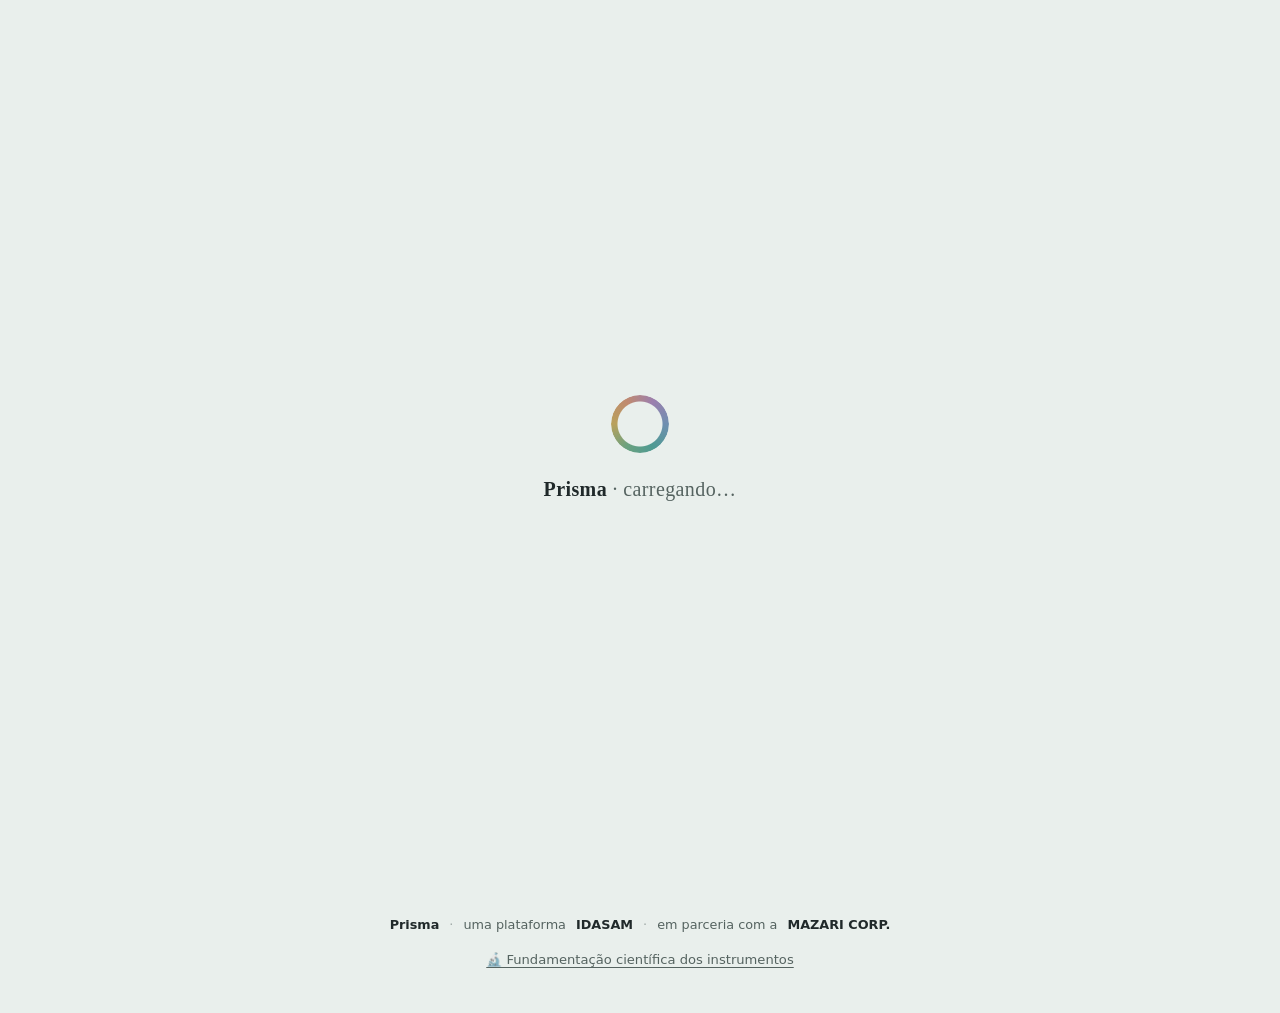
<file: index.html>
<!doctype html>
<html lang="pt-BR">
<head>
  <meta charset="utf-8">
  <meta name="viewport" content="width=device-width, initial-scale=1, viewport-fit=cover">
  <title>Prisma — Rastreio de sinais de autismo</title>
  <meta name="description" content="Prisma ajuda você a entender sinais de autismo com calma, através de perguntas com base científica. É orientação, não diagnóstico: no fim, um mapa dos sinais e o caminho para uma avaliação profissional. Uma plataforma IDASAM em parceria com a MAZARI CORP.">
  <meta name="author" content="IDASAM · MAZARI CORP.">
  <meta name="color-scheme" content="light dark">
  <meta name="theme-color" content="#e9efec" media="(prefers-color-scheme: light)">
  <meta name="theme-color" content="#0f1516" media="(prefers-color-scheme: dark)">
  <link rel="canonical" href="https://prismatea.netlify.app/">

  <!-- Open Graph / social -->
  <meta property="og:type" content="website">
  <meta property="og:site_name" content="Prisma">
  <meta property="og:locale" content="pt_BR">
  <meta property="og:url" content="https://prismatea.netlify.app/">
  <meta property="og:title" content="Prisma — Entenda possíveis sinais de autismo, sem pressa nem julgamento">
  <meta property="og:description" content="Perguntas com base científica, uma tela de cada vez. No fim, um mapa dos sinais e o caminho para uma avaliação. Orientação, não diagnóstico.">
  <meta property="og:image" content="https://prismatea.netlify.app/assets/og-image.png">
  <meta property="og:image:width" content="1200">
  <meta property="og:image:height" content="630">
  <meta property="og:image:alt" content="Prisma — rastreio de sinais de autismo. Uma plataforma IDASAM em parceria com a MAZARI CORP.">
  <meta name="twitter:card" content="summary_large_image">
  <meta name="twitter:title" content="Prisma — Entenda possíveis sinais de autismo, sem pressa nem julgamento">
  <meta name="twitter:description" content="Perguntas com base científica, uma tela de cada vez. Orientação, não diagnóstico.">
  <meta name="twitter:image" content="https://prismatea.netlify.app/assets/og-image.png">

  <link rel="icon" href="assets/favicon.svg" type="image/svg+xml">
  <link rel="apple-touch-icon" href="assets/favicon.svg">
  <link rel="manifest" href="manifest.json">
  <link rel="stylesheet" href="styles.css">
</head>
<body>
  <!-- Boot spinner -->
  <div id="boot" aria-hidden="true">
    <div class="spinner" role="progressbar" aria-label="Carregando"></div>
    <div class="boot-name"><b>Prisma</b> · <span id="bootMsg">carregando…</span></div>
  </div>

  <main id="app">
    <header class="top">
      <div class="top-row">
        <div class="brand"><span class="mark" aria-hidden="true"></span> Prisma</div>
        <button class="gear" id="gear" aria-haspopup="dialog">⚙︎ Ajustes</button>
      </div>
      <div class="spectrum" aria-hidden="true"></div>
    </header>
    <div id="stage" aria-live="polite"></div>
  </main>

  <script src="assets/vendor/pdf-lib.min.js?v=1.17.1" defer></script>
  <script src="app.js?v=20260720-pdf" defer></script>
</body>
</html>
</file>
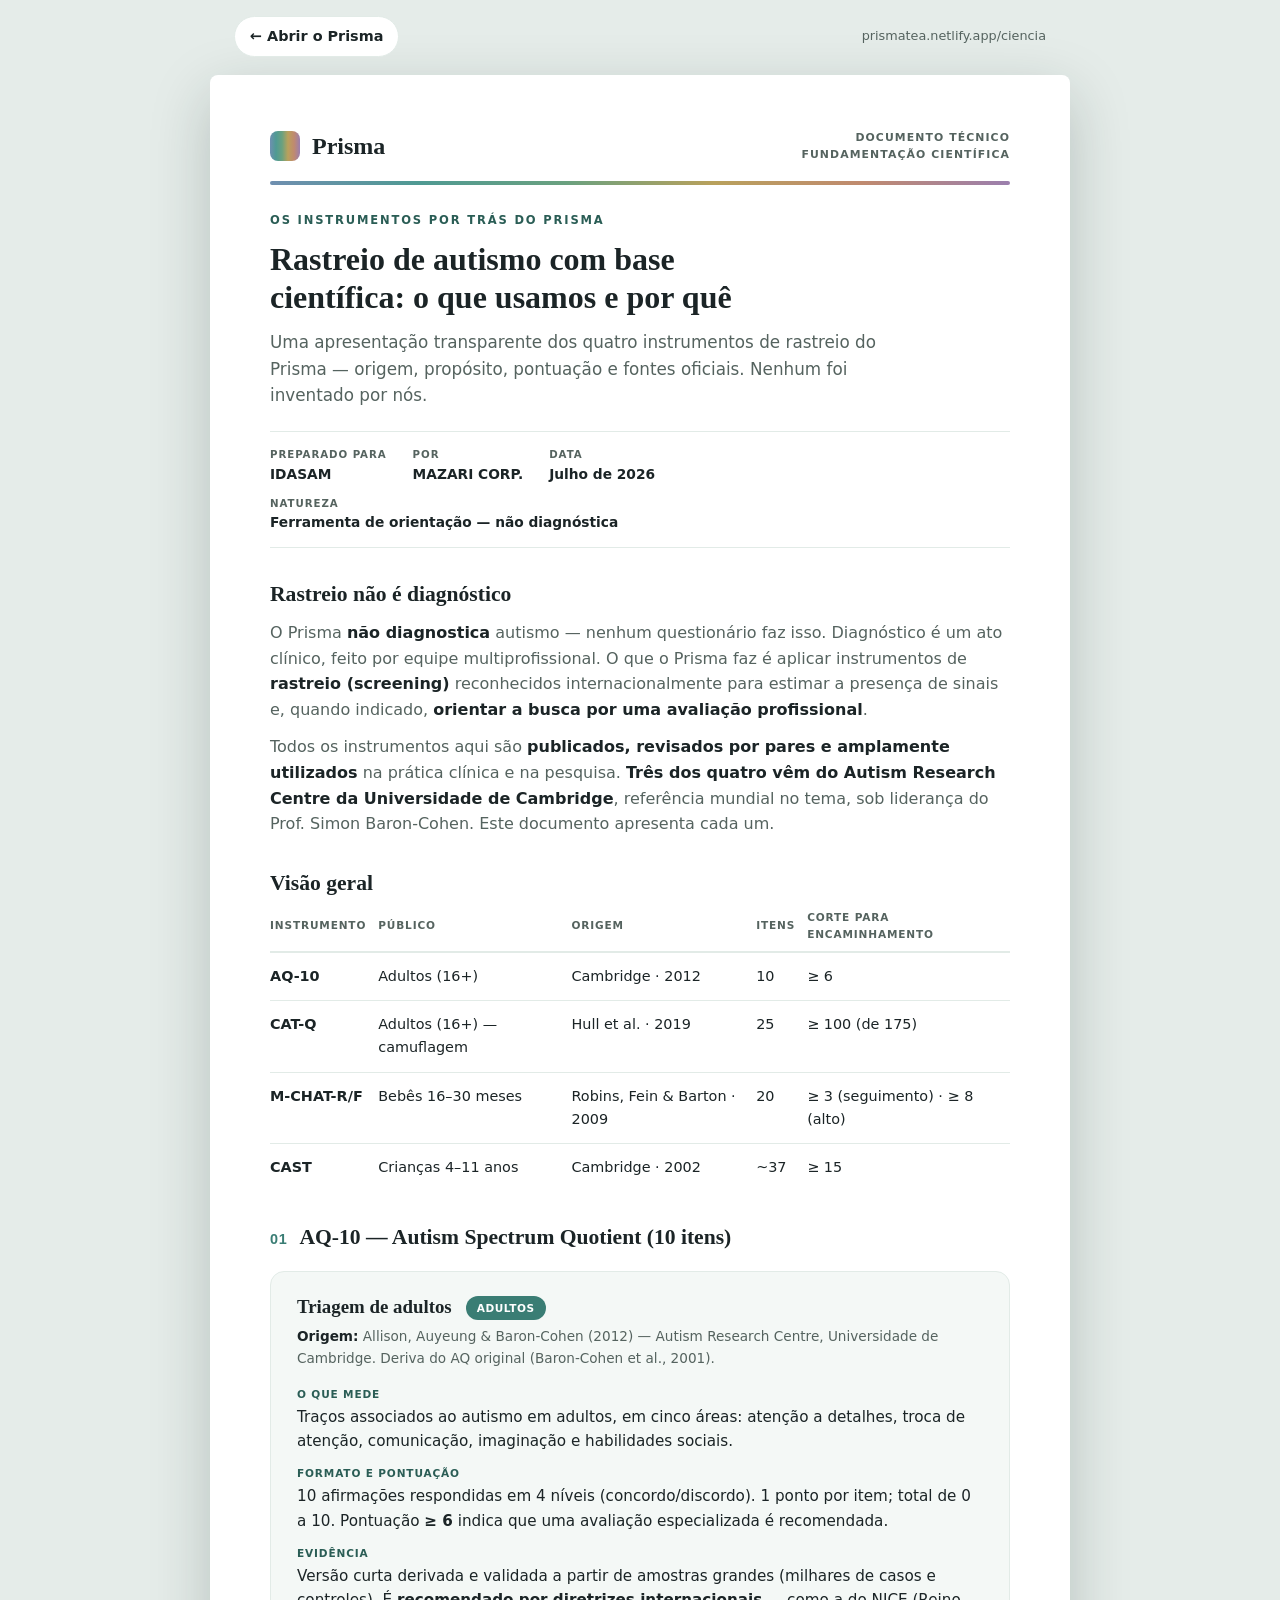
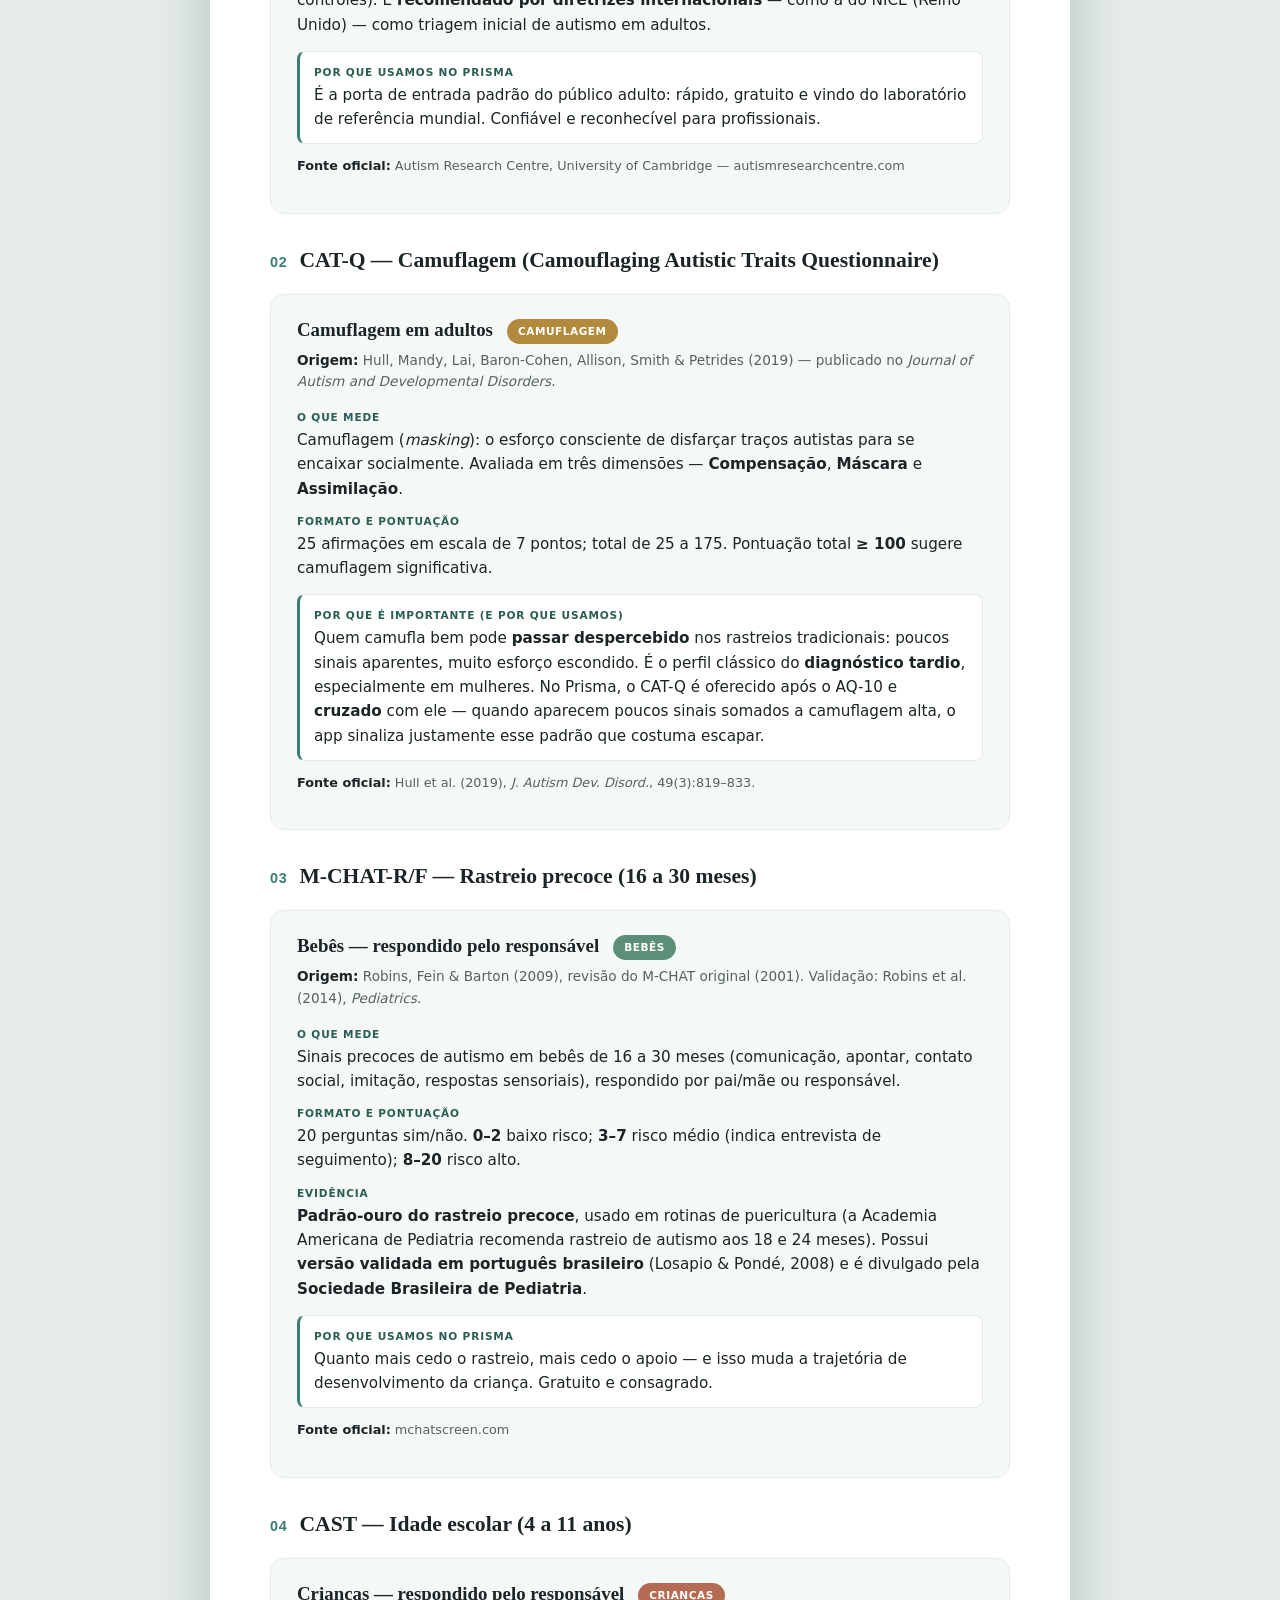
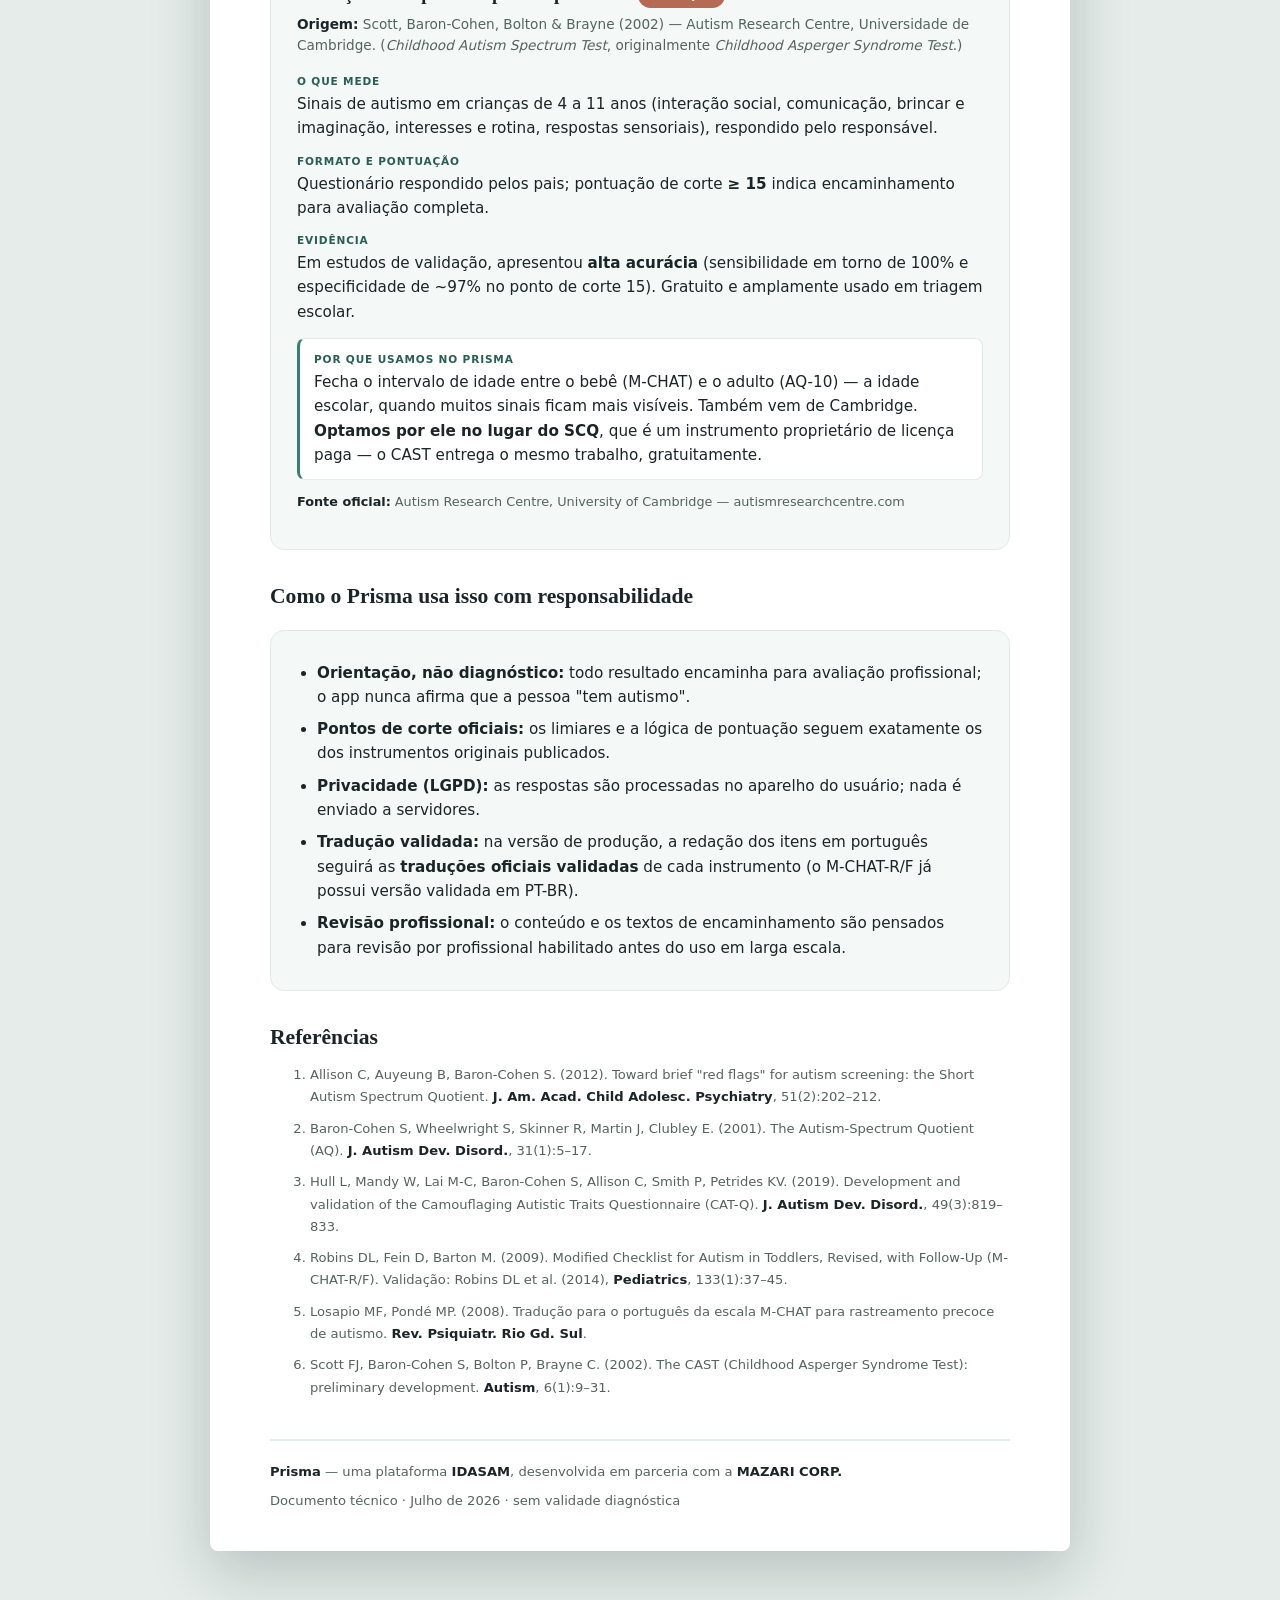
<file: ciencia.html>
<!doctype html>
<html lang="pt-BR">
<head>
  <meta charset="utf-8">
  <meta name="viewport" content="width=device-width, initial-scale=1, viewport-fit=cover">
  <title>Prisma — Fundamentação Científica dos Instrumentos</title>
  <meta name="description" content="Os quatro instrumentos de rastreio do Prisma (AQ-10, CAT-Q, M-CHAT-R/F, CAST): origem, propósito, pontuação e fontes oficiais. Nada foi inventado — três dos quatro vêm da Universidade de Cambridge.">
  <meta name="color-scheme" content="light dark">
  <meta name="theme-color" content="#e5ece9" media="(prefers-color-scheme: light)">
  <meta name="theme-color" content="#0f1516" media="(prefers-color-scheme: dark)">
  <link rel="canonical" href="https://prismatea.netlify.app/ciencia">

  <meta property="og:type" content="article">
  <meta property="og:site_name" content="Prisma">
  <meta property="og:locale" content="pt_BR">
  <meta property="og:url" content="https://prismatea.netlify.app/ciencia">
  <meta property="og:title" content="Os instrumentos por trás do Prisma — base científica">
  <meta property="og:description" content="AQ-10, CAT-Q, M-CHAT-R/F e CAST: validados, com fontes oficiais. Três dos quatro da Universidade de Cambridge.">
  <meta property="og:image" content="https://prismatea.netlify.app/assets/og-ciencia.png">
  <meta property="og:image:width" content="1200">
  <meta property="og:image:height" content="630">
  <meta property="og:image:alt" content="Prisma — Fundamentação científica dos instrumentos: AQ-10, CAT-Q, M-CHAT-R/F, CAST.">
  <meta name="twitter:card" content="summary_large_image">
  <meta name="twitter:title" content="Os instrumentos por trás do Prisma — base científica">
  <meta name="twitter:description" content="AQ-10, CAT-Q, M-CHAT-R/F e CAST: validados, com fontes oficiais. Três dos quatro de Cambridge.">
  <meta name="twitter:image" content="https://prismatea.netlify.app/assets/og-ciencia.png">

  <link rel="icon" href="assets/favicon.svg" type="image/svg+xml">
  <style>
    :root{
      --paper:#ffffff; --ink:#1b2426; --ink-soft:#55635f; --line:#e2ebe7;
      --petrol:#3a7d74; --petrol-ink:#2a5d55; --soft:#f4f8f6;
      --calm:#5c8f77; --mid:#b3893c; --high:#b56a54; --desk:#e5ece9;
      --spectrum:linear-gradient(90deg,#6f8fb0,#4f9a93,#6aa17f,#b9a15c,#c08a6f,#9b7fae);
    }
    @media (prefers-color-scheme: dark){ :root{ --desk:#0f1516; } }
    :root[data-theme="dark"]{ --desk:#0f1516; }
    :root[data-theme="light"]{ --desk:#e5ece9; }

    *{box-sizing:border-box}
    html,body{margin:0}
    body{background:var(--desk);
      font-family:"Segoe UI",system-ui,-apple-system,"Helvetica Neue",Arial,sans-serif;
      color:var(--ink); line-height:1.6; -webkit-font-smoothing:antialiased}
    a{color:var(--petrol-ink)}
    :focus-visible{outline:3px solid var(--petrol-ink); outline-offset:2px; border-radius:6px}

    .nav{max-width:860px; margin:0 auto; padding:16px clamp(16px,4vw,24px) 0; display:flex; align-items:center; justify-content:space-between; gap:12px}
    .nav a.back{display:inline-flex; align-items:center; gap:8px; text-decoration:none; font-weight:600; font-size:.9rem;
      background:var(--paper); border:1px solid var(--line); border-radius:999px; padding:8px 15px; color:var(--ink)}
    .nav a.back:hover{border-color:var(--petrol)}
    .nav .url{font-size:.8rem; color:var(--ink-soft)}

    h1,h2,h3{font-family:Georgia,"Iowan Old Style","Palatino Linotype",serif; font-weight:600; line-height:1.2; margin:0; text-wrap:balance; color:var(--ink)}
    .sheet{background:var(--paper); max-width:860px; margin:18px auto 60px; border-radius:8px;
      box-shadow:0 20px 60px rgba(20,40,35,.22); padding:52px clamp(24px,6vw,60px) 40px; overflow:hidden}

    .brand{display:flex; align-items:center; gap:12px}
    .mark{width:30px; height:30px; border-radius:8px; background:var(--spectrum)}
    .brand .nm{font-family:Georgia,serif; font-size:1.5rem; font-weight:600}
    .brand .tg{margin-left:auto; text-align:right; font-size:.68rem; letter-spacing:.1em; text-transform:uppercase; color:var(--ink-soft); font-weight:700}
    .rule{height:4px; border-radius:4px; margin:16px 0 26px; background:var(--spectrum)}
    .eyebrow{font-size:.72rem; letter-spacing:.16em; text-transform:uppercase; color:var(--petrol-ink); font-weight:800; margin-bottom:10px}
    h1{font-size:clamp(1.7rem,1.3rem+1.8vw,2.4rem); margin-bottom:12px}
    .sub{color:var(--ink-soft); font-size:1.05rem; max-width:60ch}
    .docmeta{display:flex; flex-wrap:wrap; gap:10px 26px; margin:22px 0 30px; padding:14px 0; border-top:1px solid var(--line); border-bottom:1px solid var(--line)}
    .docmeta div{font-size:.86rem}
    .docmeta .k{font-size:.64rem; letter-spacing:.09em; text-transform:uppercase; color:var(--ink-soft); font-weight:700}
    .docmeta .v{color:var(--ink); font-weight:600}

    section{margin-top:34px}
    h2{font-size:1.35rem; margin-bottom:12px; display:flex; align-items:baseline; gap:12px}
    h2 .num{font-size:.9rem; color:var(--petrol); font-weight:700; font-family:"Segoe UI",sans-serif; letter-spacing:.05em}
    p{margin:0 0 12px}
    .lead{color:var(--ink-soft)}
    strong{color:var(--ink)}

    .tbl-wrap{overflow-x:auto; margin-top:8px}
    table{width:100%; border-collapse:collapse; font-size:.9rem; min-width:560px}
    thead th{text-align:left; font-size:.66rem; letter-spacing:.08em; text-transform:uppercase; color:var(--ink-soft); font-weight:700; padding:0 12px 9px 0; border-bottom:2px solid var(--line)}
    tbody td{padding:12px 12px 12px 0; border-bottom:1px solid var(--line); vertical-align:top}
    tbody td:first-child{font-weight:600}
    tbody tr:last-child td{border-bottom:none}

    .instr{border:1px solid var(--line); border-radius:14px; padding:24px 26px; margin-top:20px; background:var(--soft); break-inside:avoid; page-break-inside:avoid}
    .instr-head{display:flex; align-items:flex-start; gap:14px; flex-wrap:wrap; margin-bottom:6px}
    .instr-head h3{font-size:1.18rem}
    .instr-head .chip{font-size:.66rem; font-weight:700; letter-spacing:.05em; text-transform:uppercase; color:#fff; border-radius:999px; padding:4px 11px; white-space:nowrap}
    .origin{font-size:.85rem; color:var(--ink-soft); margin:2px 0 16px}
    .origin b{color:var(--ink)}
    .field{margin:0 0 12px}
    .field .lbl{font-size:.66rem; letter-spacing:.08em; text-transform:uppercase; color:var(--petrol-ink); font-weight:800; margin-bottom:2px}
    .field p{margin:0; font-size:.95rem}
    .field.why{background:#fff; border:1px solid var(--line); border-left:3px solid var(--petrol); border-radius:8px; padding:12px 14px; margin-top:14px}
    .src{font-size:.8rem; color:var(--ink-soft); margin-top:12px}
    .src b{color:var(--ink)}

    .gov{background:var(--soft); border:1px solid var(--line); border-radius:14px; padding:22px 26px; margin-top:20px}
    .gov ul{margin:8px 0 0; padding-left:20px}
    .gov li{margin-bottom:8px; font-size:.95rem}

    .refs{font-size:.82rem; color:var(--ink-soft); line-height:1.7}
    .refs li{margin-bottom:9px}
    .refs b{color:var(--ink)}

    .foot{margin-top:40px; padding-top:20px; border-top:2px solid var(--line); display:flex; flex-wrap:wrap; gap:8px 18px; justify-content:space-between; align-items:baseline; font-size:.82rem; color:var(--ink-soft)}
    .foot .credit b{color:var(--ink)}

    @media print{
      body{background:#fff}
      .nav{display:none}
      .sheet{box-shadow:none; border-radius:0; max-width:none; padding:0; margin:0}
      .instr,.gov{background:#fff}
    }
  </style>
</head>
<body>

  <nav class="nav">
    <a class="back" href="index.html">← Abrir o Prisma</a>
    <span class="url">prismatea.netlify.app/ciencia</span>
  </nav>

  <div class="sheet">

    <div class="brand">
      <span class="mark" aria-hidden="true"></span>
      <span class="nm">Prisma</span>
      <span class="tg">Documento técnico<br>Fundamentação científica</span>
    </div>
    <div class="rule" aria-hidden="true"></div>

    <p class="eyebrow">Os instrumentos por trás do Prisma</p>
    <h1>Rastreio de autismo com base científica: o que usamos e por quê</h1>
    <p class="sub">Uma apresentação transparente dos quatro instrumentos de rastreio do Prisma — origem, propósito, pontuação e fontes oficiais. Nenhum foi inventado por nós.</p>

    <div class="docmeta">
      <div><div class="k">Preparado para</div><div class="v">IDASAM</div></div>
      <div><div class="k">Por</div><div class="v">MAZARI CORP.</div></div>
      <div><div class="k">Data</div><div class="v">Julho de 2026</div></div>
      <div><div class="k">Natureza</div><div class="v">Ferramenta de orientação — não diagnóstica</div></div>
    </div>

    <section>
      <h2>Rastreio não é diagnóstico</h2>
      <p class="lead">O Prisma <strong>não diagnostica</strong> autismo — nenhum questionário faz isso. Diagnóstico é um ato clínico, feito por equipe multiprofissional. O que o Prisma faz é aplicar instrumentos de <strong>rastreio (screening)</strong> reconhecidos internacionalmente para estimar a presença de sinais e, quando indicado, <strong>orientar a busca por uma avaliação profissional</strong>.</p>
      <p class="lead">Todos os instrumentos aqui são <strong>publicados, revisados por pares e amplamente utilizados</strong> na prática clínica e na pesquisa. <strong>Três dos quatro vêm do Autism Research Centre da Universidade de Cambridge</strong>, referência mundial no tema, sob liderança do Prof. Simon Baron-Cohen. Este documento apresenta cada um.</p>
    </section>

    <section>
      <h2>Visão geral</h2>
      <div class="tbl-wrap">
        <table>
          <thead><tr><th>Instrumento</th><th>Público</th><th>Origem</th><th>Itens</th><th>Corte para encaminhamento</th></tr></thead>
          <tbody>
            <tr><td>AQ-10</td><td>Adultos (16+)</td><td>Cambridge · 2012</td><td>10</td><td>≥ 6</td></tr>
            <tr><td>CAT-Q</td><td>Adultos (16+) — camuflagem</td><td>Hull et al. · 2019</td><td>25</td><td>≥ 100 (de 175)</td></tr>
            <tr><td>M-CHAT-R/F</td><td>Bebês 16–30 meses</td><td>Robins, Fein &amp; Barton · 2009</td><td>20</td><td>≥ 3 (seguimento) · ≥ 8 (alto)</td></tr>
            <tr><td>CAST</td><td>Crianças 4–11 anos</td><td>Cambridge · 2002</td><td>~37</td><td>≥ 15</td></tr>
          </tbody>
        </table>
      </div>
    </section>

    <section>
      <h2><span class="num">01</span> AQ-10 — Autism Spectrum Quotient (10 itens)</h2>
      <div class="instr">
        <div class="instr-head"><h3>Triagem de adultos</h3><span class="chip" style="background:var(--petrol)">Adultos</span></div>
        <p class="origin"><b>Origem:</b> Allison, Auyeung &amp; Baron-Cohen (2012) — Autism Research Centre, Universidade de Cambridge. Deriva do AQ original (Baron-Cohen et al., 2001).</p>
        <div class="field"><div class="lbl">O que mede</div><p>Traços associados ao autismo em adultos, em cinco áreas: atenção a detalhes, troca de atenção, comunicação, imaginação e habilidades sociais.</p></div>
        <div class="field"><div class="lbl">Formato e pontuação</div><p>10 afirmações respondidas em 4 níveis (concordo/discordo). 1 ponto por item; total de 0 a 10. Pontuação <strong>≥ 6</strong> indica que uma avaliação especializada é recomendada.</p></div>
        <div class="field"><div class="lbl">Evidência</div><p>Versão curta derivada e validada a partir de amostras grandes (milhares de casos e controles). É <strong>recomendado por diretrizes internacionais</strong> — como a do NICE (Reino Unido) — como triagem inicial de autismo em adultos.</p></div>
        <div class="field why"><div class="lbl">Por que usamos no Prisma</div><p>É a porta de entrada padrão do público adulto: rápido, gratuito e vindo do laboratório de referência mundial. Confiável e reconhecível para profissionais.</p></div>
        <p class="src"><b>Fonte oficial:</b> Autism Research Centre, University of Cambridge — autismresearchcentre.com</p>
      </div>
    </section>

    <section>
      <h2><span class="num">02</span> CAT-Q — Camuflagem (Camouflaging Autistic Traits Questionnaire)</h2>
      <div class="instr">
        <div class="instr-head"><h3>Camuflagem em adultos</h3><span class="chip" style="background:var(--mid)">Camuflagem</span></div>
        <p class="origin"><b>Origem:</b> Hull, Mandy, Lai, Baron-Cohen, Allison, Smith &amp; Petrides (2019) — publicado no <i>Journal of Autism and Developmental Disorders</i>.</p>
        <div class="field"><div class="lbl">O que mede</div><p>Camuflagem (<i>masking</i>): o esforço consciente de disfarçar traços autistas para se encaixar socialmente. Avaliada em três dimensões — <strong>Compensação</strong>, <strong>Máscara</strong> e <strong>Assimilação</strong>.</p></div>
        <div class="field"><div class="lbl">Formato e pontuação</div><p>25 afirmações em escala de 7 pontos; total de 25 a 175. Pontuação total <strong>≥ 100</strong> sugere camuflagem significativa.</p></div>
        <div class="field why"><div class="lbl">Por que é importante (e por que usamos)</div><p>Quem camufla bem pode <strong>passar despercebido</strong> nos rastreios tradicionais: poucos sinais aparentes, muito esforço escondido. É o perfil clássico do <strong>diagnóstico tardio</strong>, especialmente em mulheres. No Prisma, o CAT-Q é oferecido após o AQ-10 e <strong>cruzado</strong> com ele — quando aparecem poucos sinais somados a camuflagem alta, o app sinaliza justamente esse padrão que costuma escapar.</p></div>
        <p class="src"><b>Fonte oficial:</b> Hull et al. (2019), <i>J. Autism Dev. Disord.</i>, 49(3):819–833.</p>
      </div>
    </section>

    <section>
      <h2><span class="num">03</span> M-CHAT-R/F — Rastreio precoce (16 a 30 meses)</h2>
      <div class="instr">
        <div class="instr-head"><h3>Bebês — respondido pelo responsável</h3><span class="chip" style="background:var(--calm)">Bebês</span></div>
        <p class="origin"><b>Origem:</b> Robins, Fein &amp; Barton (2009), revisão do M-CHAT original (2001). Validação: Robins et al. (2014), <i>Pediatrics</i>.</p>
        <div class="field"><div class="lbl">O que mede</div><p>Sinais precoces de autismo em bebês de 16 a 30 meses (comunicação, apontar, contato social, imitação, respostas sensoriais), respondido por pai/mãe ou responsável.</p></div>
        <div class="field"><div class="lbl">Formato e pontuação</div><p>20 perguntas sim/não. <strong>0–2</strong> baixo risco; <strong>3–7</strong> risco médio (indica entrevista de seguimento); <strong>8–20</strong> risco alto.</p></div>
        <div class="field"><div class="lbl">Evidência</div><p><strong>Padrão-ouro do rastreio precoce</strong>, usado em rotinas de puericultura (a Academia Americana de Pediatria recomenda rastreio de autismo aos 18 e 24 meses). Possui <strong>versão validada em português brasileiro</strong> (Losapio &amp; Pondé, 2008) e é divulgado pela <strong>Sociedade Brasileira de Pediatria</strong>.</p></div>
        <div class="field why"><div class="lbl">Por que usamos no Prisma</div><p>Quanto mais cedo o rastreio, mais cedo o apoio — e isso muda a trajetória de desenvolvimento da criança. Gratuito e consagrado.</p></div>
        <p class="src"><b>Fonte oficial:</b> mchatscreen.com</p>
      </div>
    </section>

    <section>
      <h2><span class="num">04</span> CAST — Idade escolar (4 a 11 anos)</h2>
      <div class="instr">
        <div class="instr-head"><h3>Crianças — respondido pelo responsável</h3><span class="chip" style="background:var(--high)">Crianças</span></div>
        <p class="origin"><b>Origem:</b> Scott, Baron-Cohen, Bolton &amp; Brayne (2002) — Autism Research Centre, Universidade de Cambridge. (<i>Childhood Autism Spectrum Test</i>, originalmente <i>Childhood Asperger Syndrome Test</i>.)</p>
        <div class="field"><div class="lbl">O que mede</div><p>Sinais de autismo em crianças de 4 a 11 anos (interação social, comunicação, brincar e imaginação, interesses e rotina, respostas sensoriais), respondido pelo responsável.</p></div>
        <div class="field"><div class="lbl">Formato e pontuação</div><p>Questionário respondido pelos pais; pontuação de corte <strong>≥ 15</strong> indica encaminhamento para avaliação completa.</p></div>
        <div class="field"><div class="lbl">Evidência</div><p>Em estudos de validação, apresentou <strong>alta acurácia</strong> (sensibilidade em torno de 100% e especificidade de ~97% no ponto de corte 15). Gratuito e amplamente usado em triagem escolar.</p></div>
        <div class="field why"><div class="lbl">Por que usamos no Prisma</div><p>Fecha o intervalo de idade entre o bebê (M-CHAT) e o adulto (AQ-10) — a idade escolar, quando muitos sinais ficam mais visíveis. Também vem de Cambridge. <strong>Optamos por ele no lugar do SCQ</strong>, que é um instrumento proprietário de licença paga — o CAST entrega o mesmo trabalho, gratuitamente.</p></div>
        <p class="src"><b>Fonte oficial:</b> Autism Research Centre, University of Cambridge — autismresearchcentre.com</p>
      </div>
    </section>

    <section>
      <h2>Como o Prisma usa isso com responsabilidade</h2>
      <div class="gov">
        <ul>
          <li><strong>Orientação, não diagnóstico:</strong> todo resultado encaminha para avaliação profissional; o app nunca afirma que a pessoa "tem autismo".</li>
          <li><strong>Pontos de corte oficiais:</strong> os limiares e a lógica de pontuação seguem exatamente os dos instrumentos originais publicados.</li>
          <li><strong>Privacidade (LGPD):</strong> as respostas são processadas no aparelho do usuário; nada é enviado a servidores.</li>
          <li><strong>Tradução validada:</strong> na versão de produção, a redação dos itens em português seguirá as <strong>traduções oficiais validadas</strong> de cada instrumento (o M-CHAT-R/F já possui versão validada em PT-BR).</li>
          <li><strong>Revisão profissional:</strong> o conteúdo e os textos de encaminhamento são pensados para revisão por profissional habilitado antes do uso em larga escala.</li>
        </ul>
      </div>
    </section>

    <section>
      <h2>Referências</h2>
      <ol class="refs">
        <li>Allison C, Auyeung B, Baron-Cohen S. (2012). Toward brief "red flags" for autism screening: the Short Autism Spectrum Quotient. <b>J. Am. Acad. Child Adolesc. Psychiatry</b>, 51(2):202–212.</li>
        <li>Baron-Cohen S, Wheelwright S, Skinner R, Martin J, Clubley E. (2001). The Autism-Spectrum Quotient (AQ). <b>J. Autism Dev. Disord.</b>, 31(1):5–17.</li>
        <li>Hull L, Mandy W, Lai M-C, Baron-Cohen S, Allison C, Smith P, Petrides KV. (2019). Development and validation of the Camouflaging Autistic Traits Questionnaire (CAT-Q). <b>J. Autism Dev. Disord.</b>, 49(3):819–833.</li>
        <li>Robins DL, Fein D, Barton M. (2009). Modified Checklist for Autism in Toddlers, Revised, with Follow-Up (M-CHAT-R/F). Validação: Robins DL et al. (2014), <b>Pediatrics</b>, 133(1):37–45.</li>
        <li>Losapio MF, Pondé MP. (2008). Tradução para o português da escala M-CHAT para rastreamento precoce de autismo. <b>Rev. Psiquiatr. Rio Gd. Sul</b>.</li>
        <li>Scott FJ, Baron-Cohen S, Bolton P, Brayne C. (2002). The CAST (Childhood Asperger Syndrome Test): preliminary development. <b>Autism</b>, 6(1):9–31.</li>
      </ol>
    </section>

    <div class="foot">
      <div class="credit"><b>Prisma</b> — uma plataforma <b>IDASAM</b>, desenvolvida em parceria com a <b>MAZARI CORP.</b></div>
      <div>Documento técnico · Julho de 2026 · sem validade diagnóstica</div>
    </div>

  </div>
</body>
</html>
</file>
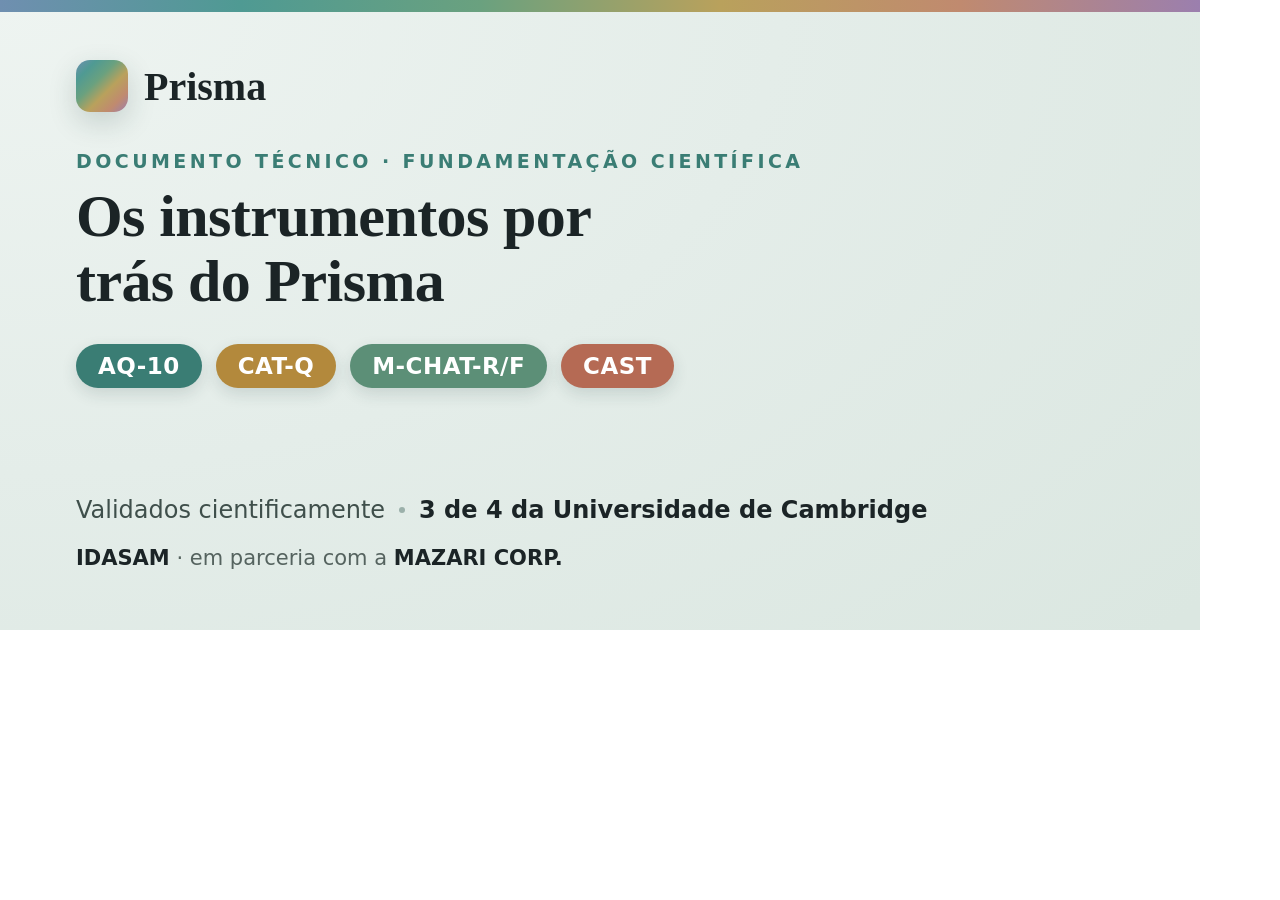
<file: og-ciencia.html>
<!doctype html>
<html lang="pt-BR">
<head>
<meta charset="utf-8">
<style>
  *{margin:0;box-sizing:border-box}
  html,body{width:1200px;height:630px;overflow:hidden}
  .card{width:1200px;height:630px;position:relative;padding:60px 76px;
    background:radial-gradient(130% 150% at 0% 0%, #eef4f1 0%, #e4ede9 50%, #dbe7e1 100%);
    font-family:"Segoe UI",system-ui,Arial,sans-serif;color:#1b2426;display:flex;flex-direction:column}
  .spectrum{position:absolute;left:0;top:0;height:12px;width:100%;
    background:linear-gradient(90deg,#6f8fb0,#4f9a93,#6aa17f,#b9a15c,#c08a6f,#9b7fae)}
  .brand{display:flex;align-items:center;gap:16px}
  .mark{width:52px;height:52px;border-radius:14px;
    background:linear-gradient(135deg,#6f8fb0,#4f9a93,#6aa17f,#b9a15c,#c08a6f,#9b7fae);
    box-shadow:0 10px 28px rgba(30,60,55,.18)}
  .brand .nm{font-family:Georgia,serif;font-size:40px;font-weight:600}
  .eyebrow{margin-top:38px;font-size:19px;letter-spacing:.18em;text-transform:uppercase;color:#3a7d74;font-weight:800}
  h1{font-family:Georgia,serif;font-size:60px;line-height:1.08;font-weight:600;letter-spacing:-.01em;margin:12px 0 0;max-width:20ch}
  .chips{display:flex;gap:14px;flex-wrap:wrap;margin-top:30px}
  .chip{font-size:23px;font-weight:700;letter-spacing:.02em;color:#fff;border-radius:999px;padding:9px 22px;
    box-shadow:0 6px 16px rgba(30,60,55,.14)}
  .cred{display:flex;align-items:center;gap:14px;margin-top:auto;font-size:24px;color:#3f4f4b}
  .cred b{color:#1b2426;font-weight:700}
  .dot{width:6px;height:6px;border-radius:50%;background:#9bb0aa}
  .foot{margin-top:22px;font-size:21px;color:#55635f}
  .foot b{color:#1b2426;font-weight:700}
</style>
</head>
<body>
  <div class="card">
    <div class="spectrum"></div>
    <div class="brand"><span class="mark"></span><span class="nm">Prisma</span></div>
    <p class="eyebrow">Documento técnico · Fundamentação científica</p>
    <h1>Os instrumentos por trás do Prisma</h1>
    <div class="chips">
      <span class="chip" style="background:#3a7d74">AQ-10</span>
      <span class="chip" style="background:#b3893c">CAT-Q</span>
      <span class="chip" style="background:#5c8f77">M-CHAT-R/F</span>
      <span class="chip" style="background:#b56a54">CAST</span>
    </div>
    <div class="cred"><span>Validados cientificamente</span><span class="dot"></span><span><b>3 de 4 da Universidade de Cambridge</b></span></div>
    <p class="foot"><b>IDASAM</b> · em parceria com a <b>MAZARI CORP.</b></p>
  </div>
</body>
</html>
</file>
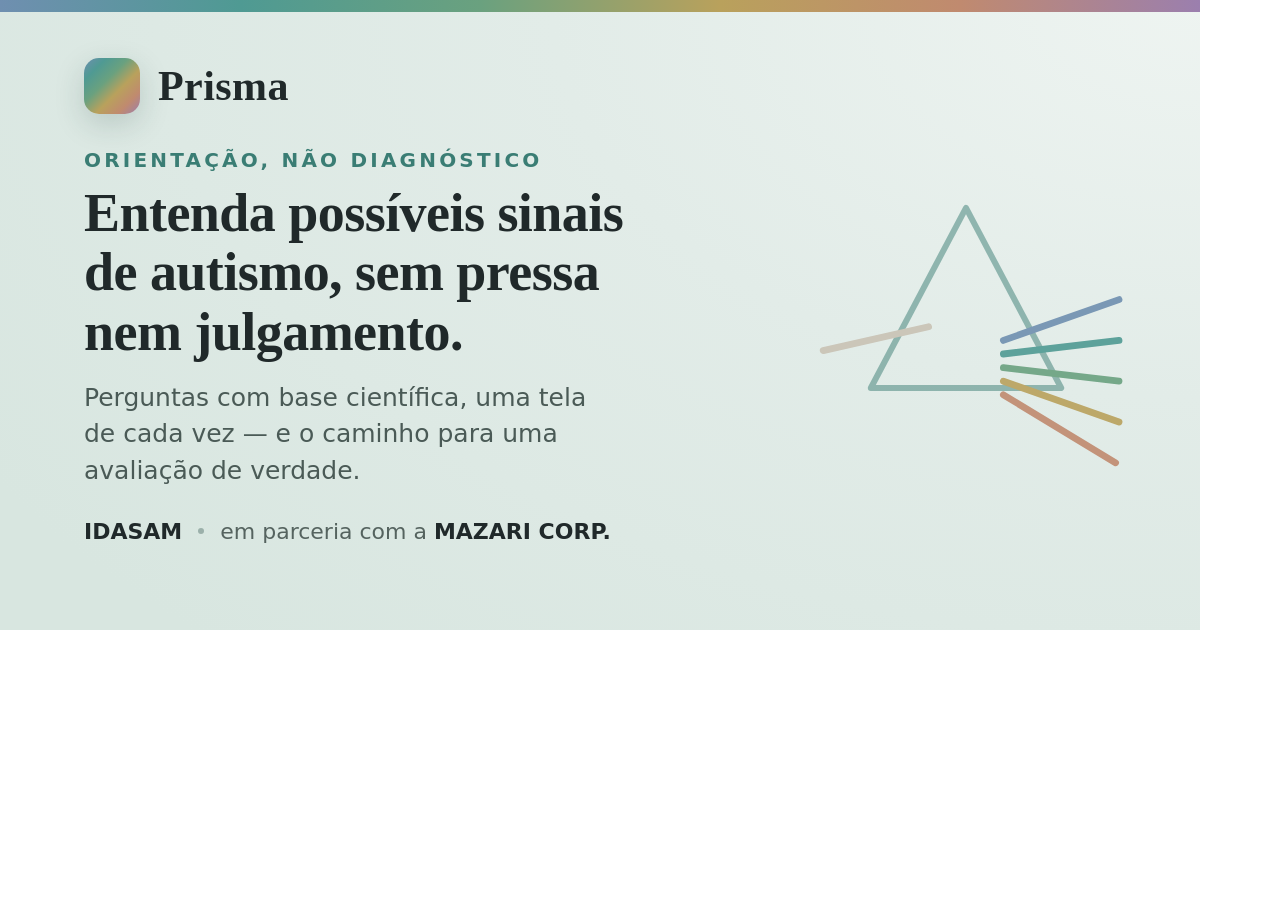
<file: og.html>
<!doctype html>
<html lang="pt-BR">
<head>
<meta charset="utf-8">
<style>
  *{margin:0;box-sizing:border-box}
  html,body{width:1200px;height:630px;overflow:hidden}
  .card{width:1200px;height:630px;position:relative;padding:58px 84px;
    background:radial-gradient(120% 140% at 100% 0%, #eef4f1 0%, #e2ece8 45%, #d8e6e0 100%);
    font-family:"Segoe UI",system-ui,Arial,sans-serif;color:#20292a;display:flex;flex-direction:column}
  .spectrum{position:absolute;left:0;top:0;height:12px;width:100%;
    background:linear-gradient(90deg,#6f8fb0,#4f9a93,#6aa17f,#b9a15c,#c08a6f,#9b7fae)}
  .brand{display:flex;align-items:center;gap:18px}
  .mark{width:56px;height:56px;border-radius:15px;
    background:linear-gradient(135deg,#6f8fb0,#4f9a93,#6aa17f,#b9a15c,#c08a6f,#9b7fae);
    box-shadow:0 10px 30px rgba(30,60,55,.18)}
  .brand .nm{font-family:Georgia,serif;font-size:42px;font-weight:600;letter-spacing:.01em}
  .eyebrow{margin-top:34px;font-size:20px;letter-spacing:.16em;text-transform:uppercase;color:#3a7d74;font-weight:800}
  h1{font-family:Georgia,serif;font-size:54px;line-height:1.1;font-weight:600;letter-spacing:-.01em;
    margin:12px 0 0;max-width:21ch}
  .sub{font-size:25px;color:#4a5a56;margin-top:18px;max-width:33ch;line-height:1.45}
  .foot{display:flex;align-items:center;gap:16px;margin-top:30px;font-size:22px;color:#55635f}
  .foot b{color:#20292a;font-weight:700}
  .dot{width:6px;height:6px;border-radius:50%;background:#9bb0aa}
  .prism{position:absolute;right:64px;top:150px;width:340px;height:340px;opacity:.9}
</style>
</head>
<body>
  <div class="card">
    <div class="spectrum"></div>
    <svg class="prism" viewBox="0 0 200 200" fill="none" aria-hidden="true">
      <path d="M100 34 L156 140 H44 Z" stroke="#3a7d74" stroke-width="3.5" stroke-linejoin="round" opacity=".55"/>
      <line x1="16" y1="118" x2="78" y2="104" stroke="#c9c2b4" stroke-width="4" stroke-linecap="round"/>
      <line x1="122" y1="112" x2="190" y2="88"  stroke="#6f8fb0" stroke-width="4" stroke-linecap="round"/>
      <line x1="122" y1="120" x2="190" y2="112" stroke="#4f9a93" stroke-width="4" stroke-linecap="round"/>
      <line x1="122" y1="128" x2="190" y2="136" stroke="#6aa17f" stroke-width="4" stroke-linecap="round"/>
      <line x1="122" y1="136" x2="190" y2="160" stroke="#b9a15c" stroke-width="4" stroke-linecap="round"/>
      <line x1="122" y1="144" x2="188" y2="184" stroke="#c08a6f" stroke-width="4" stroke-linecap="round"/>
    </svg>
    <div class="brand"><span class="mark"></span><span class="nm">Prisma</span></div>
    <p class="eyebrow">Orientação, não diagnóstico</p>
    <h1>Entenda possíveis sinais de autismo, sem pressa nem julgamento.</h1>
    <p class="sub">Perguntas com base científica, uma tela de cada vez — e o caminho para uma avaliação de verdade.</p>
    <div class="foot"><b>IDASAM</b><span class="dot"></span><span>em parceria com a <b>MAZARI CORP.</b></span></div>
  </div>
</body>
</html>
</file>
<file: styles.css>
/* ============================================================
   Prisma — folha de estilos
   Rastreio de sinais de autismo · orientação, não diagnóstico
   Uma plataforma IDASAM, em parceria com a MAZARI CORP.
   ============================================================ */

/* ===== Tokens ===== */
:root{
  --paper:#e9efec; --surface:#ffffff; --surface-2:#f4f8f6;
  --ink:#20292a; --ink-soft:#556360; --line:#dde6e2;
  --primary:#3a7d74; --primary-ink:#2a5d55; --primary-soft:#e2ede9;
  --calm:#5c8f77; --mid:#b3893c; --high:#b56a54;
  --focus:#2a5d55;
  --shadow:0 1px 2px rgba(30,50,45,.05),0 8px 24px rgba(30,50,45,.06);
  --r:18px; --maxw:600px;
  --step:clamp(1rem,.9rem + .4vw,1.08rem);
  --spectrum:linear-gradient(90deg,#6f8fb0,#4f9a93,#6aa17f,#b9a15c,#c08a6f,#9b7fae);
}
@media (prefers-color-scheme: dark){
  :root{
    --paper:#0f1516; --surface:#18211f; --surface-2:#1e2827;
    --ink:#e6ece9; --ink-soft:#9db0ab; --line:#2a3634;
    --primary:#6fb3a8; --primary-ink:#8fc9bf; --primary-soft:#1f2e2c;
    --calm:#79a98e; --mid:#cba85f; --high:#cc836b; --focus:#8fc9bf;
    --shadow:0 1px 2px rgba(0,0,0,.25),0 10px 30px rgba(0,0,0,.35);
  }
}
:root[data-theme="light"]{
  --paper:#e9efec; --surface:#ffffff; --surface-2:#f4f8f6;
  --ink:#20292a; --ink-soft:#556360; --line:#dde6e2;
  --primary:#3a7d74; --primary-ink:#2a5d55; --primary-soft:#e2ede9;
  --calm:#5c8f77; --mid:#b3893c; --high:#b56a54; --focus:#2a5d55;
  --shadow:0 1px 2px rgba(30,50,45,.05),0 8px 24px rgba(30,50,45,.06);
}
:root[data-theme="dark"]{
  --paper:#0f1516; --surface:#18211f; --surface-2:#1e2827;
  --ink:#e6ece9; --ink-soft:#9db0ab; --line:#2a3634;
  --primary:#6fb3a8; --primary-ink:#8fc9bf; --primary-soft:#1f2e2c;
  --calm:#79a98e; --mid:#cba85f; --high:#cc836b; --focus:#8fc9bf;
  --shadow:0 1px 2px rgba(0,0,0,.25),0 10px 30px rgba(0,0,0,.35);
}

*{box-sizing:border-box}
html,body{margin:0}
body{
  background:var(--paper); color:var(--ink);
  font-family:"Segoe UI",system-ui,-apple-system,"Helvetica Neue",Arial,sans-serif;
  font-size:var(--step); line-height:1.6; -webkit-font-smoothing:antialiased;
}
.pref-lg{--step:clamp(1.12rem,1rem + .6vw,1.24rem); line-height:1.7}
h1,h2,h3{font-family:Georgia,"Iowan Old Style","Palatino Linotype","Book Antiqua",serif;
  font-weight:600; line-height:1.2; text-wrap:balance; margin:0}
p{margin:0}
button{font:inherit; color:inherit; cursor:pointer}
:focus-visible{outline:3px solid var(--focus); outline-offset:2px; border-radius:6px}

#app{max-width:var(--maxw); margin:0 auto; min-height:100vh; display:flex; flex-direction:column;
  padding:0 clamp(16px,4vw,28px)}

/* ===== Boot spinner ===== */
#boot{position:fixed; inset:0; z-index:120; background:var(--paper);
  display:flex; flex-direction:column; align-items:center; justify-content:center; gap:20px;
  transition:opacity .5s ease}
#boot.hide{opacity:0; pointer-events:none}
.spinner{width:58px; height:58px; border-radius:50%;
  background:conic-gradient(from 90deg,#6f8fb0,#4f9a93,#6aa17f,#b9a15c,#c08a6f,#9b7fae,#6f8fb0);
  -webkit-mask:radial-gradient(farthest-side,transparent calc(100% - 7px),#000 calc(100% - 6px));
  mask:radial-gradient(farthest-side,transparent calc(100% - 7px),#000 calc(100% - 6px));
  animation:spin 1.5s linear infinite}
@keyframes spin{to{transform:rotate(360deg)}}
.boot-name{font-family:Georgia,serif; font-size:1.25rem; letter-spacing:.02em; color:var(--ink-soft)}
.boot-name b{color:var(--ink); font-weight:600}

/* ===== Top bar ===== */
.top{position:sticky; top:0; z-index:5; background:color-mix(in srgb,var(--paper) 88%,transparent);
  backdrop-filter:blur(8px); padding-top:14px}
.top-row{display:flex; align-items:center; justify-content:space-between; gap:12px}
.brand{display:flex; align-items:center; gap:10px; font-family:Georgia,serif; font-weight:600; font-size:1.12rem; letter-spacing:.01em}
.mark{width:22px; height:22px; border-radius:6px; background:var(--spectrum); box-shadow:var(--shadow)}
.gear{border:1px solid var(--line); background:var(--surface); border-radius:999px;
  padding:7px 13px; font-size:.85rem; color:var(--ink-soft); display:inline-flex; align-items:center; gap:7px}
.gear:hover{border-color:var(--primary); color:var(--ink)}
.spectrum{height:3px; border-radius:3px; background:var(--spectrum); opacity:.7; margin:12px 0 0}

/* ===== Stage / cards ===== */
#stage{flex:1; display:flex; flex-direction:column; padding:26px 0 40px}
.eyebrow{font-size:.72rem; letter-spacing:.14em; text-transform:uppercase; color:var(--primary-ink); font-weight:700}
.card{background:var(--surface); border:1px solid var(--line); border-radius:var(--r);
  box-shadow:var(--shadow); padding:clamp(20px,5vw,30px)}
.lede{color:var(--ink-soft); font-size:1.02em}
.fade{animation:fade .32s ease both}
@keyframes fade{from{opacity:0; transform:translateY(6px)}to{opacity:1; transform:none}}

.btn{display:inline-flex; align-items:center; justify-content:center; gap:9px;
  border-radius:999px; border:1px solid transparent; padding:14px 22px; font-weight:600; font-size:1em;
  background:var(--primary); color:#fff; transition:transform .12s ease, filter .12s ease; width:100%}
.btn:hover{filter:brightness(1.05)}
.btn:active{transform:translateY(1px)}
.btn.ghost{background:transparent; color:var(--ink); border-color:var(--line); font-weight:500}
.btn.ghost:hover{border-color:var(--primary); filter:none}
.btn[disabled]{opacity:.45; cursor:not-allowed}
.btn.small{width:auto; padding:11px 18px; font-size:.92em}
.row{display:flex; gap:12px; flex-wrap:wrap}
.row .btn{width:auto; flex:1; min-width:140px}

/* welcome */
.hero h1{font-size:clamp(2rem,1.4rem + 3.2vw,2.9rem); margin-bottom:14px}
.hero .lede{font-size:1.1em; max-width:46ch}
.facts{display:grid; gap:12px; margin:26px 0}
.fact{display:flex; gap:13px; align-items:flex-start; background:var(--surface-2); border:1px solid var(--line);
  border-radius:14px; padding:14px 16px}
.fact .dot{flex:none; width:9px; height:9px; border-radius:999px; margin-top:9px; background:var(--primary)}
.fact b{font-weight:600}
.fact span{color:var(--ink-soft); font-size:.96em}

/* profile choice */
.choices{display:grid; gap:14px; margin-top:8px}
.choice{text-align:left; background:var(--surface); border:1.5px solid var(--line); border-radius:16px;
  padding:20px; display:flex; gap:16px; align-items:center; transition:border-color .15s ease, transform .12s ease; width:100%}
.choice:hover{border-color:var(--primary); transform:translateY(-1px)}
.choice .ic{flex:none; width:46px; height:46px; border-radius:12px; background:var(--primary-soft);
  display:grid; place-items:center; font-size:1.4rem}
.choice h3{font-size:1.15rem; margin-bottom:3px}
.choice small{color:var(--ink-soft); font-size:.92rem}

/* quiz */
.qhead{display:flex; align-items:center; justify-content:space-between; gap:10px; margin-bottom:6px}
.qmeta{font-size:.82rem; color:var(--ink-soft); font-variant-numeric:tabular-nums}
.qdomain{font-size:.72rem; letter-spacing:.1em; text-transform:uppercase; color:var(--primary-ink); font-weight:700}
.progress{height:7px; background:var(--surface-2); border:1px solid var(--line); border-radius:999px; overflow:hidden; margin-bottom:26px}
.progress > i{display:block; height:100%; background:var(--primary); border-radius:999px; transition:width .3s ease}
.qtext{font-family:Georgia,serif; font-size:clamp(1.3rem,1.05rem + 1.4vw,1.7rem); line-height:1.28; margin-bottom:24px; text-wrap:balance}
.opts{display:grid; gap:11px}
.opt{text-align:left; width:100%; background:var(--surface); border:1.5px solid var(--line); border-radius:14px;
  padding:16px 18px; display:flex; align-items:center; gap:14px; transition:border-color .14s ease, background .14s ease}
.opt:hover{border-color:var(--primary)}
.opt .tick{flex:none; width:22px; height:22px; border-radius:999px; border:2px solid var(--line); display:grid; place-items:center; transition:all .14s ease}
.opt[aria-pressed="true"]{border-color:var(--primary); background:var(--primary-soft)}
.opt[aria-pressed="true"] .tick{border-color:var(--primary); background:var(--primary)}
.opt[aria-pressed="true"] .tick::after{content:""; width:8px; height:8px; border-radius:999px; background:#fff}
.qnav{display:flex; gap:12px; margin-top:26px; align-items:center}
.qnav .grow{flex:1}

/* result */
.band{display:flex; align-items:center; gap:14px; padding:18px 20px; border-radius:16px; margin-bottom:8px; border:1px solid var(--line)}
.band .glow{flex:none; width:14px; height:52px; border-radius:6px}
.band .score{font-family:Georgia,serif; font-size:1.5rem; font-variant-numeric:tabular-nums}
.band small{color:var(--ink-soft); display:block; font-size:.82rem; letter-spacing:.06em; text-transform:uppercase; font-weight:700}
.map{display:grid; gap:16px; margin:22px 0}
.maprow .ml{display:flex; justify-content:space-between; font-size:.92rem; margin-bottom:7px}
.maprow .ml span:last-child{color:var(--ink-soft); font-variant-numeric:tabular-nums}
.track{height:12px; background:var(--surface-2); border:1px solid var(--line); border-radius:999px; overflow:hidden}
.track > i{display:block; height:100%; border-radius:999px; transition:width .5s ease}
.steps{display:grid; gap:11px; margin:6px 0 8px}
.steps .s{display:flex; gap:13px; align-items:flex-start; font-size:.98em}
.steps .n{flex:none; width:26px; height:26px; border-radius:999px; background:var(--primary-soft); color:var(--primary-ink);
  display:grid; place-items:center; font-weight:700; font-size:.85rem}

.note{font-size:.86rem; color:var(--ink-soft); background:var(--surface-2); border:1px solid var(--line);
  border-left:3px solid var(--primary); border-radius:10px; padding:12px 15px; margin-top:16px}
.disclaimer{font-size:.84rem; color:var(--ink-soft); line-height:1.55; margin-top:14px}
.disclaimer b{color:var(--ink)}
.src{font-size:.76rem; color:var(--ink-soft); margin-top:20px; opacity:.85}

/* telemedicine "em breve" */
.telemed{display:flex; gap:15px; align-items:flex-start; margin-top:24px;
  border:1px dashed var(--line); border-radius:16px; padding:18px 20px; background:var(--surface-2)}
.telemed .tic{flex:none; width:42px; height:42px; border-radius:12px; background:var(--primary-soft);
  display:grid; place-items:center; font-size:1.3rem}
.telemed h3{font-size:1.05rem; display:flex; align-items:center; gap:9px; flex-wrap:wrap; margin-bottom:5px}
.badge{font-size:.66rem; letter-spacing:.1em; text-transform:uppercase; font-weight:700; color:#fff;
  background:var(--primary); border-radius:999px; padding:3px 9px}
.telemed p{color:var(--ink-soft); font-size:.93rem}

/* partnership credit (in-app footer) */
.partners{display:flex; align-items:center; gap:10px; justify-content:center; flex-wrap:wrap;
  margin-top:26px; padding-top:18px; border-top:1px solid var(--line); color:var(--ink-soft); font-size:.8rem}
.partners b{color:var(--ink); font-weight:600}
.partners .sep{opacity:.5}

/* settings panel */
.panel{position:fixed; inset:auto 0 0 0; z-index:110; background:var(--surface); border-top:1px solid var(--line);
  box-shadow:0 -12px 40px rgba(0,0,0,.15); border-radius:20px 20px 0 0; padding:22px clamp(18px,5vw,26px) 30px;
  max-width:var(--maxw); margin:0 auto; animation:sheet .3s ease both}
@keyframes sheet{from{transform:translateY(100%)}to{transform:none}}
.panel h3{font-size:1.1rem; margin-bottom:4px}
.panel .toggle{display:flex; align-items:center; justify-content:space-between; gap:14px; padding:15px 0; border-bottom:1px solid var(--line)}
.panel .toggle:last-of-type{border-bottom:none}
.panel .toggle small{color:var(--ink-soft); font-size:.85rem}
.sw{flex:none; width:52px; height:30px; border-radius:999px; background:var(--surface-2); border:1px solid var(--line); position:relative; transition:background .18s ease}
.sw::after{content:""; position:absolute; top:3px; left:3px; width:22px; height:22px; border-radius:999px; background:var(--ink-soft); transition:transform .18s ease, background .18s ease}
.sw[aria-checked="true"]{background:var(--primary); border-color:var(--primary)}
.sw[aria-checked="true"]::after{transform:translateX(22px); background:#fff}
.backdrop{position:fixed; inset:0; z-index:105; background:rgba(10,20,18,.32)}

/* ===== Document modal (letterhead preview) ===== */
.docmodal{position:fixed; inset:0; z-index:130; background:rgba(10,20,18,.5);
  display:flex; flex-direction:column; animation:fade .25s ease both}
.docwrap{flex:1 1 auto; min-height:0; overflow-y:auto; width:100%; padding:20px 14px 24px}
.docbar{flex:none; background:var(--surface); border-top:1px solid var(--line);
  padding:14px clamp(16px,4vw,26px); display:flex; gap:12px; justify-content:center; box-shadow:0 -8px 30px rgba(0,0,0,.14)}
.docbar .btn{width:auto; min-width:150px}

/* ===== Letterhead (printable document) — always light, self-contained ===== */
#letterhead{background:#ffffff; color:#1b2426; width:100%; max-width:760px; margin:0 auto;
  border-radius:10px; box-shadow:0 16px 50px rgba(0,0,0,.28); overflow:hidden;
  font-family:"Segoe UI",system-ui,Arial,sans-serif; line-height:1.55}
#letterhead .lh-pad{padding:40px 46px 30px}
.lh-brand{display:flex; align-items:center; gap:12px}
.lh-mark{width:30px; height:30px; border-radius:8px;
  background:linear-gradient(90deg,#6f8fb0,#4f9a93,#6aa17f,#b9a15c,#c08a6f,#9b7fae)}
.lh-brand .nm{font-family:Georgia,serif; font-size:1.5rem; font-weight:600; color:#1b2426}
.lh-brand .tg{margin-left:auto; text-align:right; font-size:.72rem; letter-spacing:.06em; text-transform:uppercase; color:#6a7a76; font-weight:700}
.lh-rule{height:4px; border-radius:4px; margin:16px 0 22px;
  background:linear-gradient(90deg,#6f8fb0,#4f9a93,#6aa17f,#b9a15c,#c08a6f,#9b7fae)}
#letterhead h1{font-family:Georgia,serif; font-size:1.5rem; color:#1b2426; margin:0 0 4px}
#letterhead .lh-sub{color:#6a7a76; font-size:.9rem; margin-bottom:22px}
.lh-meta{display:grid; grid-template-columns:1fr 1fr 1fr; gap:14px; margin-bottom:24px}
.lh-meta div{background:#f4f8f6; border:1px solid #e2ebe7; border-radius:10px; padding:11px 13px}
.lh-meta .k{font-size:.66rem; letter-spacing:.09em; text-transform:uppercase; color:#7a8a86; font-weight:700; margin-bottom:3px}
.lh-meta .v{font-size:.95rem; color:#1b2426; font-weight:600}
.lh-result{display:flex; align-items:center; gap:16px; border:1px solid #e2ebe7; border-left-width:8px;
  border-radius:12px; padding:16px 20px; margin-bottom:22px}
.lh-result .lbl{font-family:Georgia,serif; font-size:1.3rem; color:#1b2426}
.lh-result .sc{margin-left:auto; text-align:right; font-variant-numeric:tabular-nums}
.lh-result .sc b{font-family:Georgia,serif; font-size:1.6rem; color:#1b2426}
.lh-result .sc span{display:block; font-size:.72rem; letter-spacing:.06em; text-transform:uppercase; color:#7a8a86; font-weight:700}
#letterhead h2{font-family:Georgia,serif; font-size:1.05rem; color:#1b2426; margin:24px 0 10px}
.lh-blurb{color:#3f4f4b; font-size:.95rem; margin-bottom:6px}
.lh-map{width:100%; border-collapse:collapse; font-size:.9rem}
.lh-map td{padding:8px 0; border-bottom:1px solid #eef2f0; vertical-align:middle}
.lh-map td.area{color:#1b2426; width:44%}
.lh-map td.bar{width:44%}
.lh-map td.num{text-align:right; color:#6a7a76; font-variant-numeric:tabular-nums; width:12%}
.lh-bar{height:10px; background:#f0f4f2; border-radius:999px; overflow:hidden}
.lh-bar i{display:block; height:100%; border-radius:999px}
.lh-steps{margin:0; padding-left:20px; color:#3f4f4b; font-size:.92rem; line-height:1.9}
.lh-warn{background:#fbf7ef; border:1px solid #ecdfc3; border-radius:10px; padding:13px 16px; margin:22px 0 0; font-size:.85rem; color:#5b5030}
.lh-warn b{color:#3f3617}
.lh-telemed{font-size:.82rem; color:#6a7a76; margin-top:14px}
.lh-foot{border-top:1px solid #e2ebe7; margin-top:26px; padding:18px 46px 26px; background:#f7faf9;
  display:flex; flex-wrap:wrap; gap:8px 16px; align-items:center; justify-content:space-between; font-size:.78rem; color:#6a7a76}
.lh-foot .credit b{color:#1b2426}
.lh-foot .gen{font-variant-numeric:tabular-nums}

/* ===== Print ===== */
@media print{
  @page{size:A4; margin:14mm}
  html,body{background:#fff}
  body *{visibility:hidden}
  #docmodal, #docmodal *{visibility:visible}
  #docmodal{position:static; inset:auto; padding:0; background:#fff; display:block; overflow:visible}
  .docbar{display:none !important}
  .docwrap{max-width:none; overflow:visible; padding:0; flex:none; display:block}
  #letterhead{box-shadow:none; border-radius:0; max-width:none; width:100%;
    -webkit-print-color-adjust:exact; print-color-adjust:exact}
  #letterhead .lh-pad{padding:0 0 10px}
  .lh-foot{padding:14px 0 0}
}

/* ===== Reduced motion ===== */
@media (prefers-reduced-motion: reduce){
  *{animation:none !important; transition:none !important}
  .spinner{background:conic-gradient(from 90deg,#6f8fb0,#4f9a93,#6aa17f,#b9a15c,#c08a6f,#9b7fae,#6f8fb0)}
}
.pref-rm *{animation:none !important; transition:none !important}
</file>
